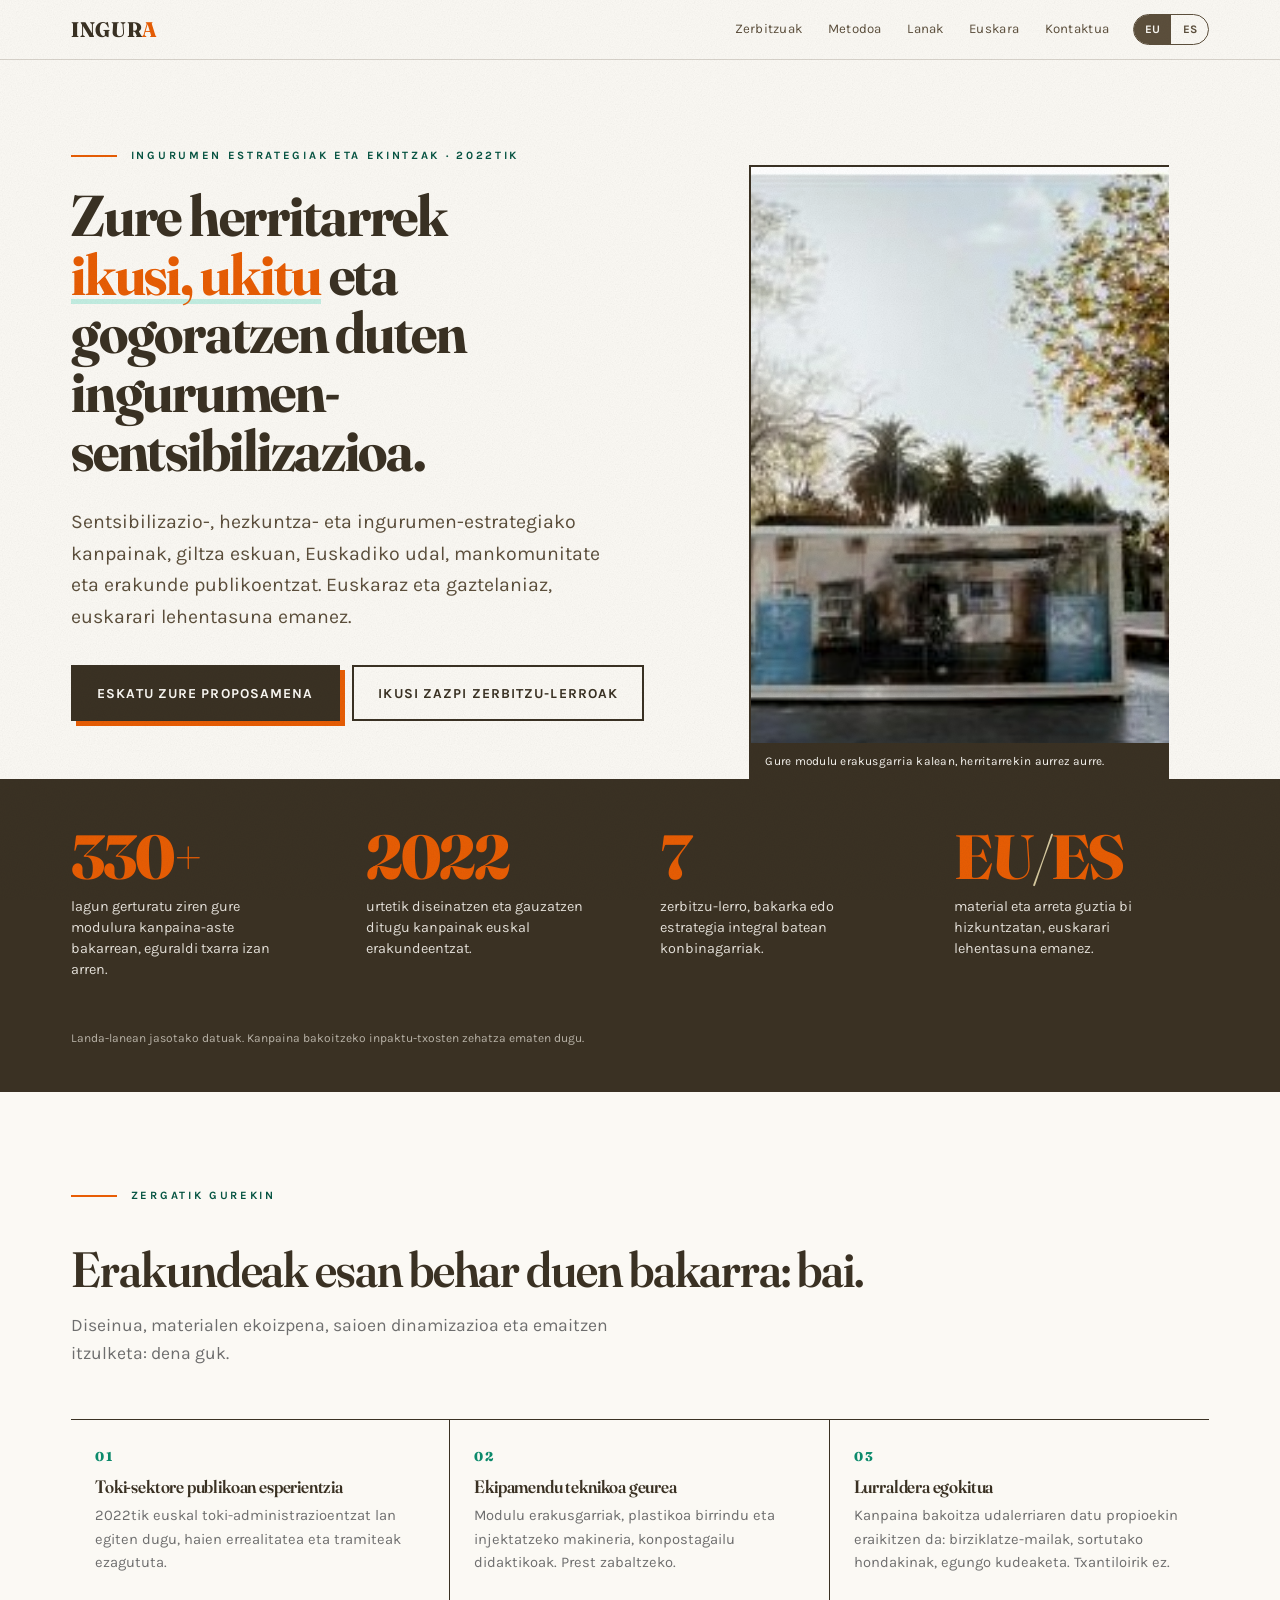
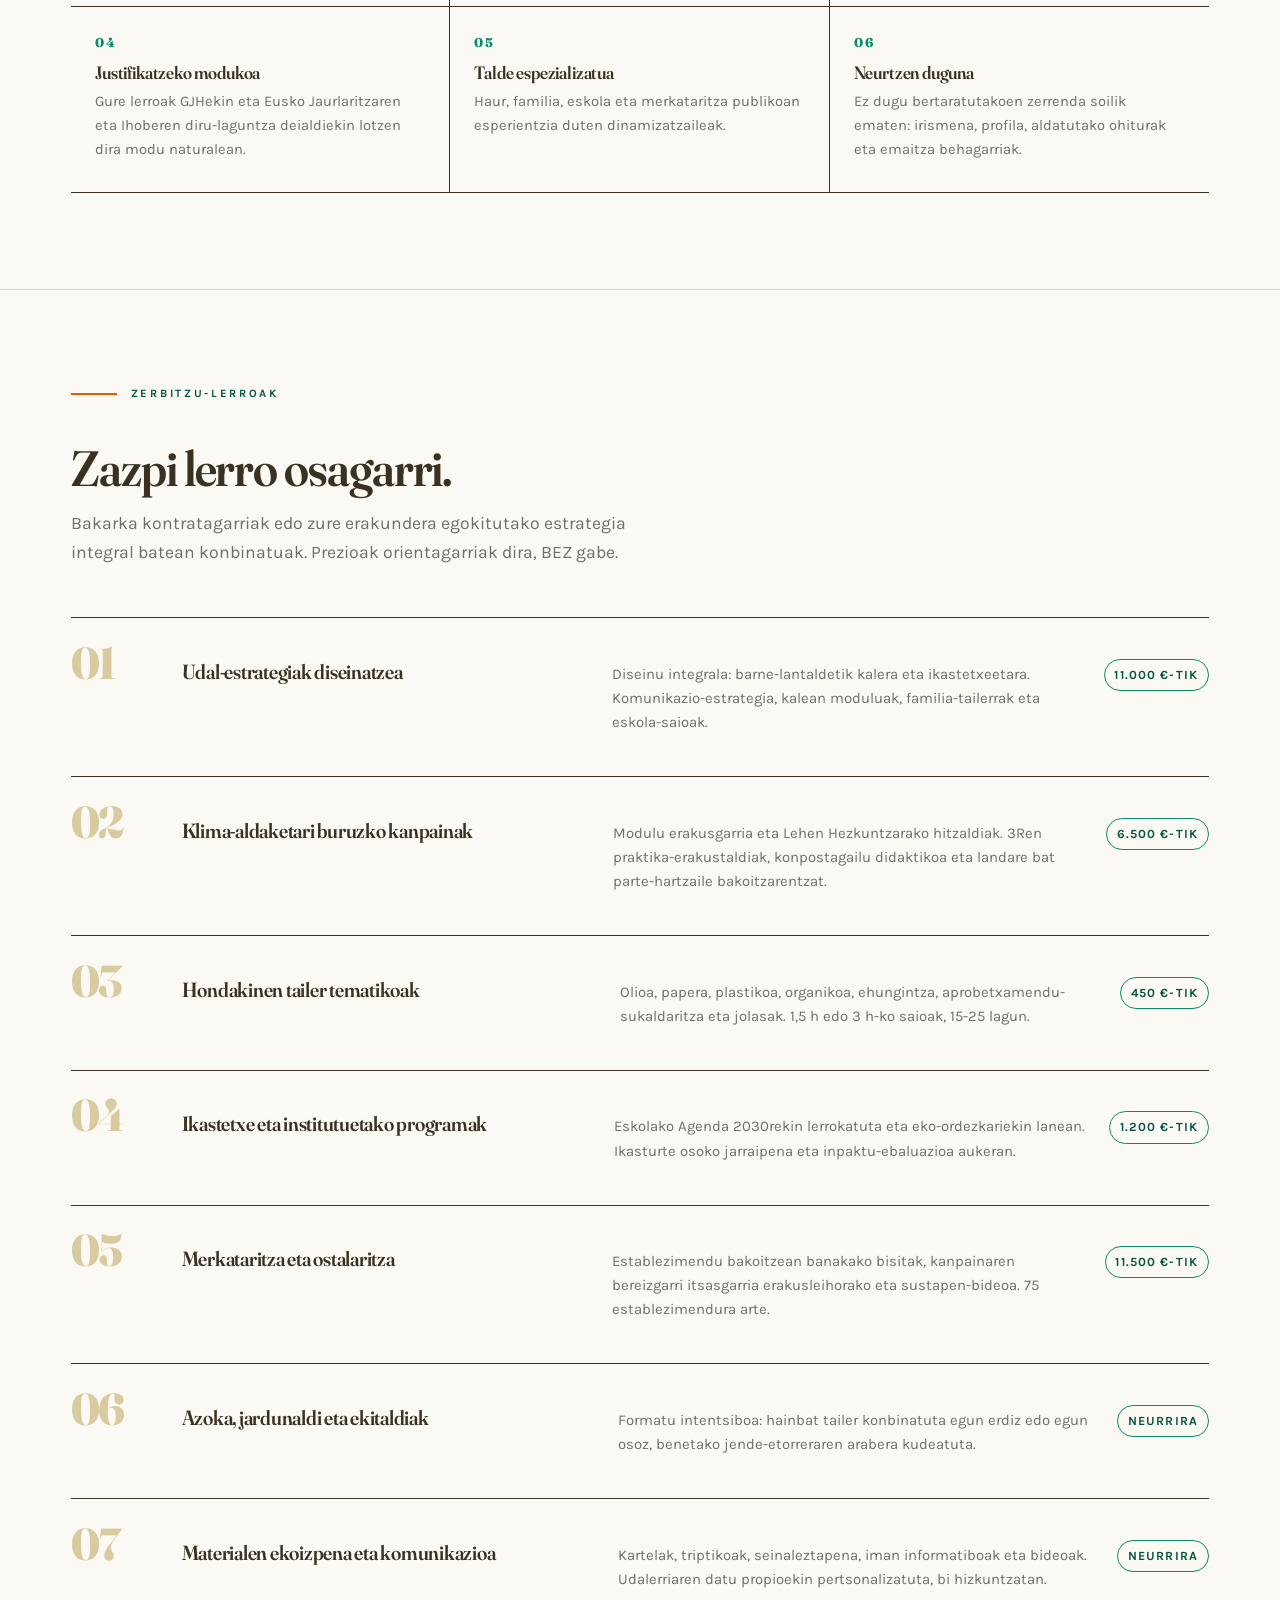
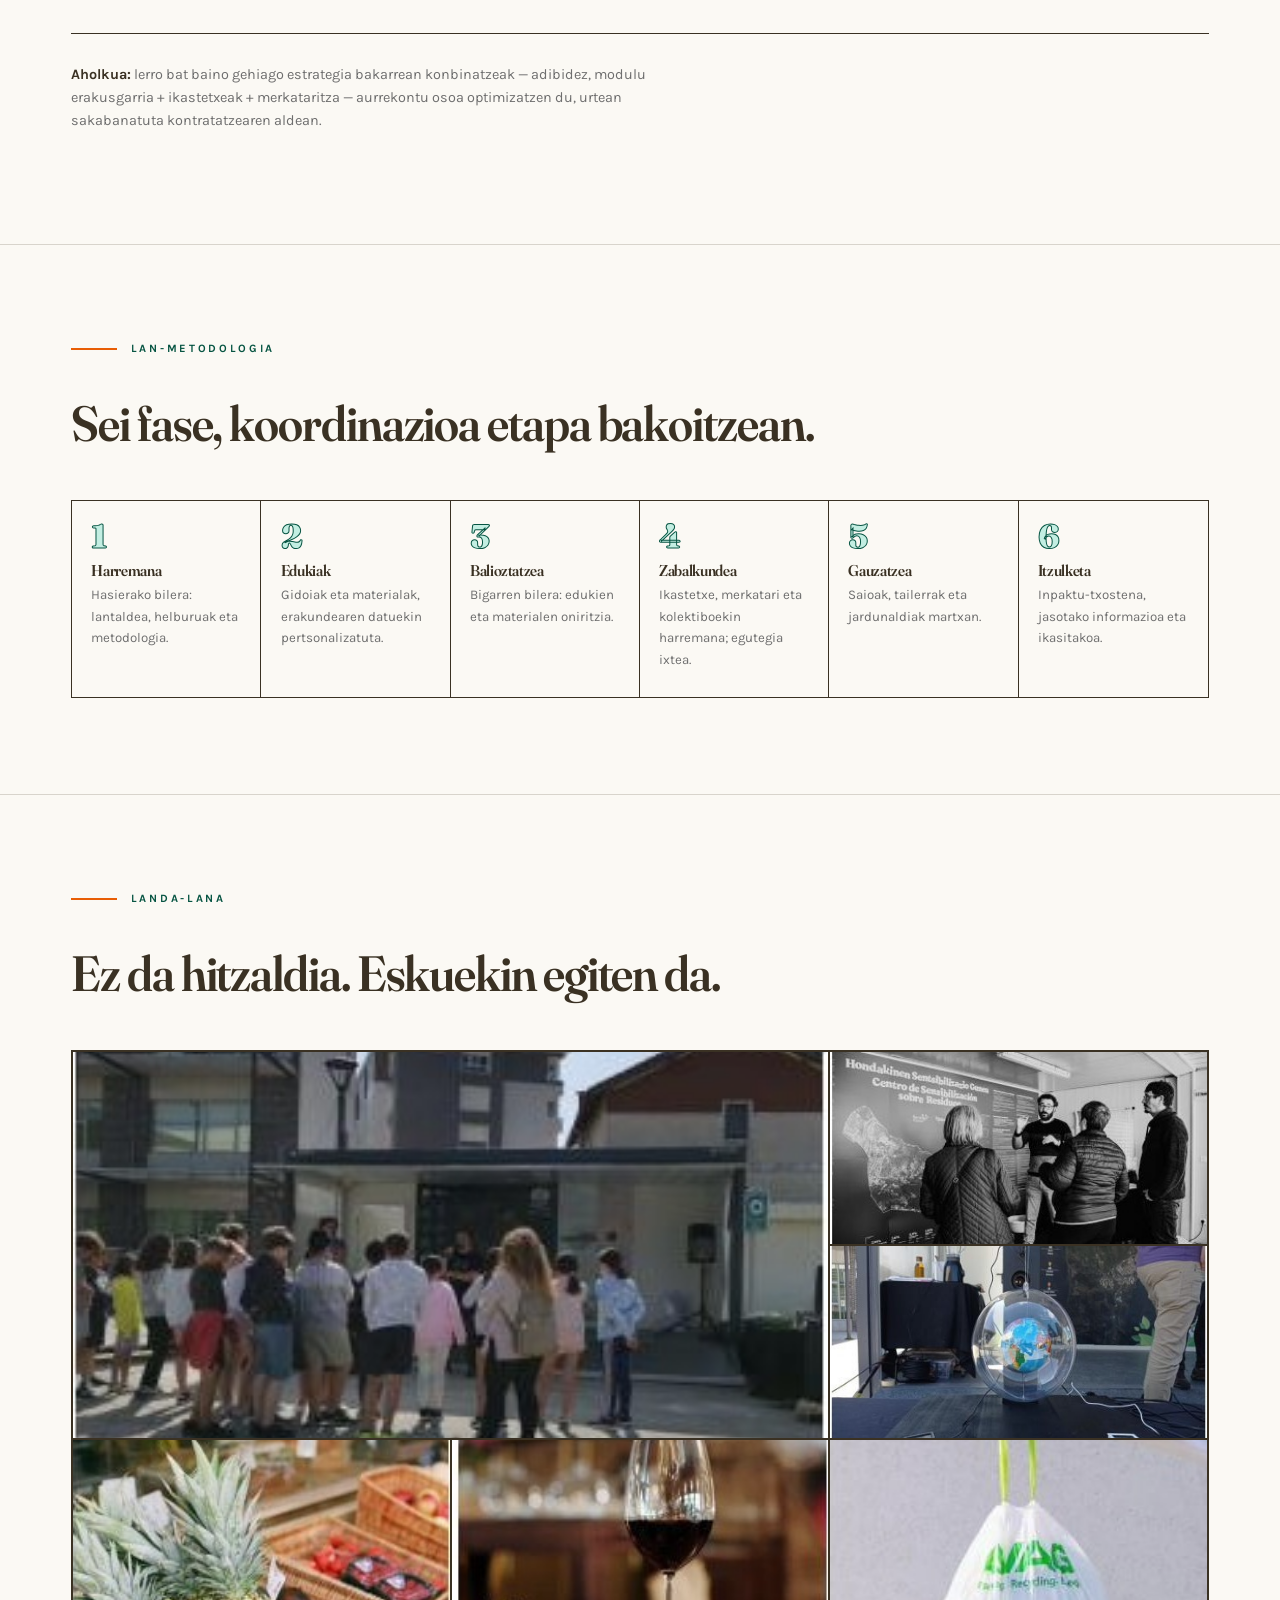
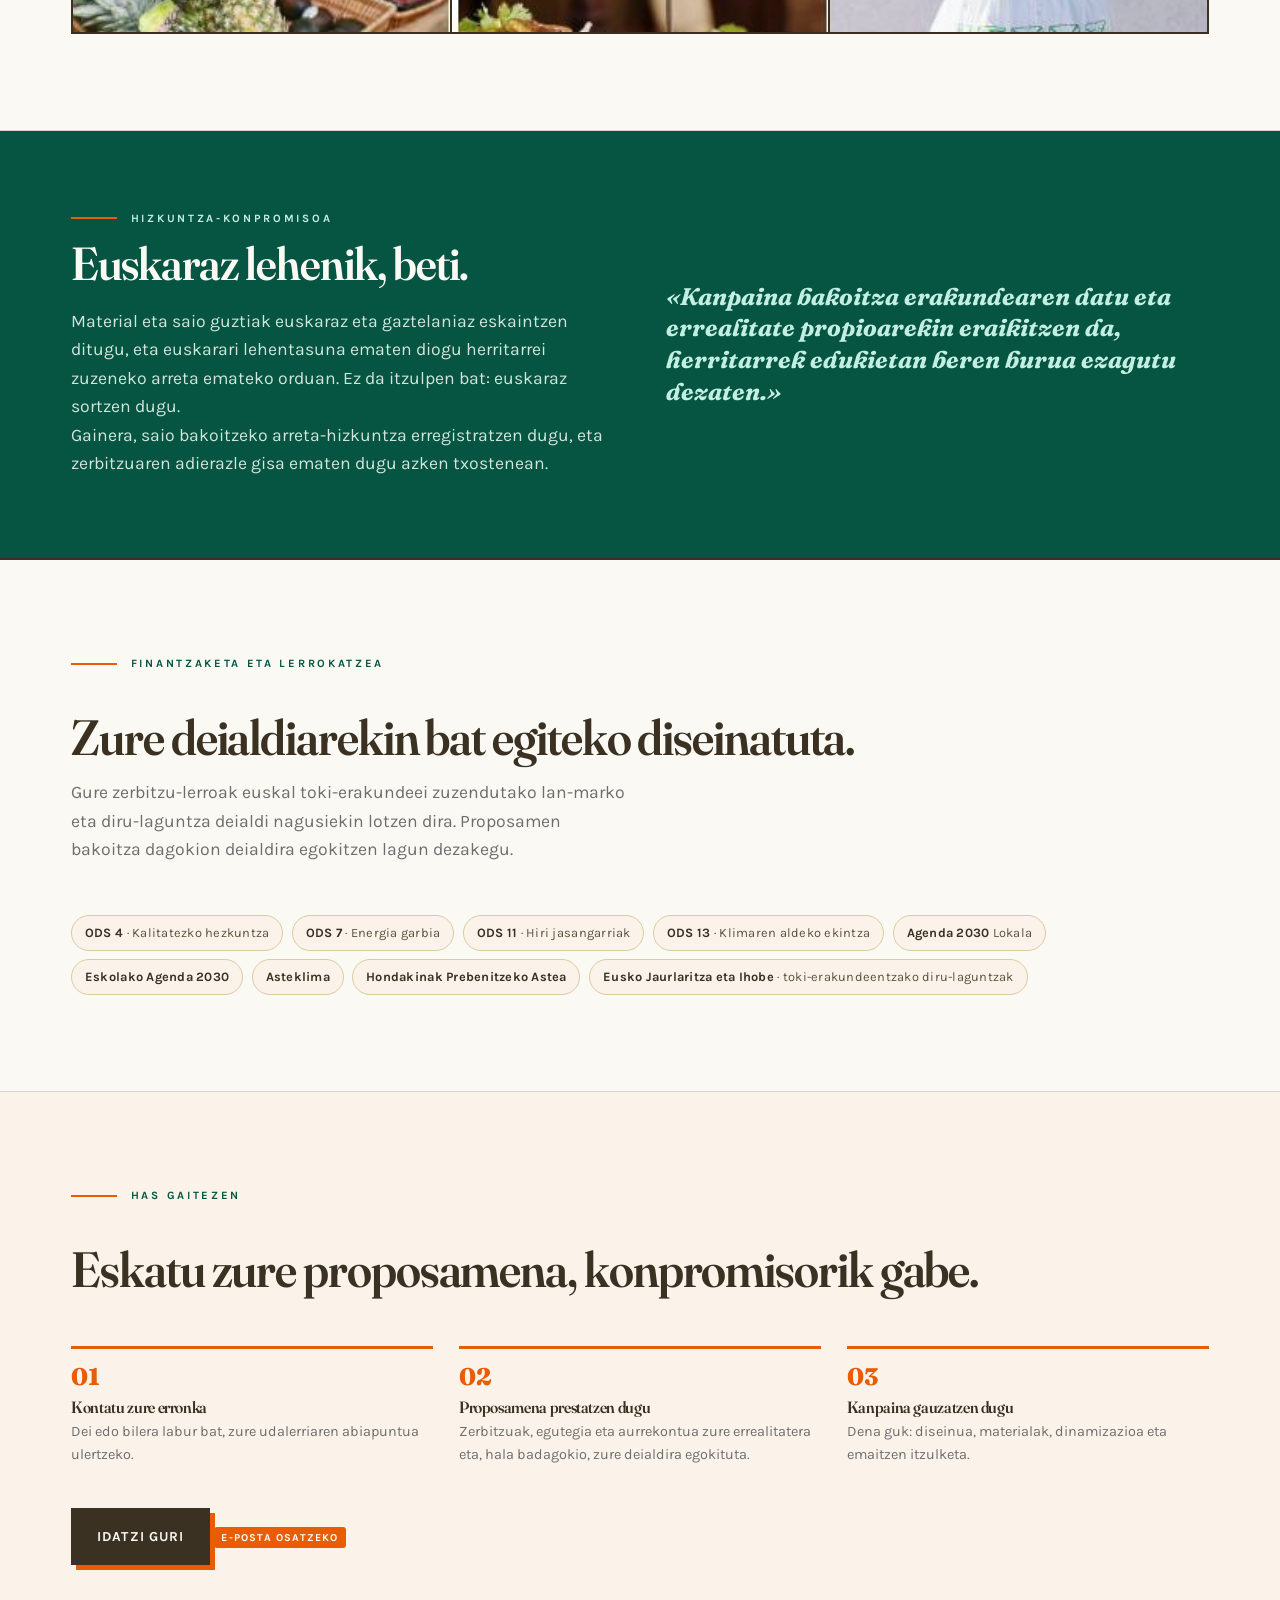
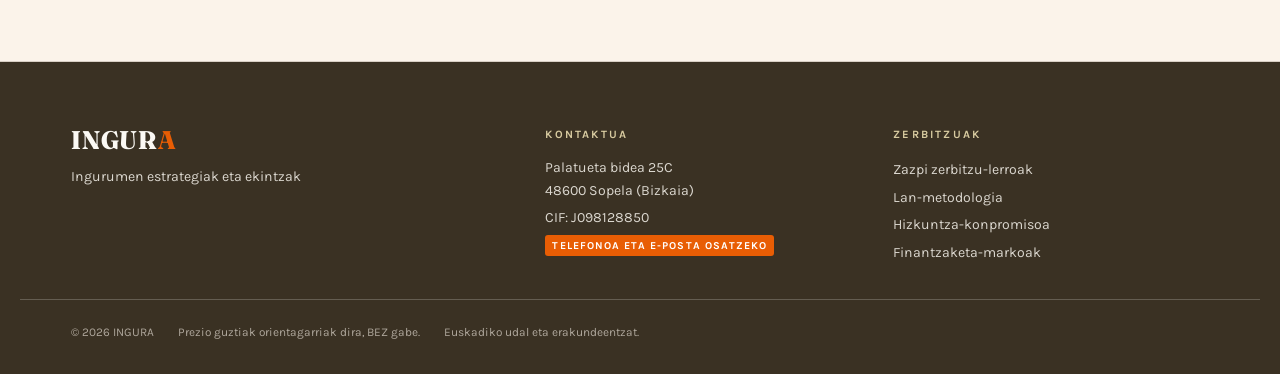
<file: web/index.html>
<!DOCTYPE html>
<html lang="eu" data-lang="eu">
<head>
<meta charset="utf-8">
<meta name="viewport" content="width=device-width, initial-scale=1">
<title>INGURA · Ingurumen estrategiak eta ekintzak</title>
<meta name="description" content="Ingurumen-sentsibilizazioko kanpainak euskal udal eta erakundeentzat. Campañas de sensibilización ambiental para ayuntamientos e instituciones vascas.">
<link rel="preconnect" href="https://fonts.googleapis.com">
<link rel="preconnect" href="https://fonts.gstatic.com" crossorigin>
<link href="https://fonts.googleapis.com/css2?family=Fraunces:ital,opsz,wght,SOFT@0,9..144,400..900,0..100;1,9..144,400..900,0..100&family=Karla:ital,wght@0,300..800;1,300..800&display=swap" rel="stylesheet">
<style>
  /* ============================================================
     INGURA · paleta extraída del catálogo de servicios
     ============================================================ */
  :root{
    --tierra:#5C4F3C;
    --tierra-900:#3A3123;
    --verde:#0B8A6B;
    --verde-900:#065442;
    --naranja:#E85D04;
    --crema:#FBF9F4;
    --arena:#FBF3EA;
    --arena-media:#D8CBA0;
    --menta:#C3EEE2;
    --carbon:#3A3A3A;
    --gris:#6E6E6E;

    --display:"Fraunces","Playfair Display",Georgia,"Times New Roman",serif;
    --body:"Karla","Helvetica Neue",Helvetica,sans-serif;

    --rule:1px solid color-mix(in srgb, var(--tierra) 22%, transparent);
    --maxw:1240px;
    --gutter:clamp(1.25rem,4vw,4rem);
  }

  *,*::before,*::after{box-sizing:border-box}
  html{-webkit-text-size-adjust:100%; scroll-behavior:smooth}
  body{
    margin:0;
    background:var(--crema);
    color:var(--carbon);
    font-family:var(--body);
    font-size:clamp(1rem,.55vw + .9rem,1.1rem);
    line-height:1.62;
    font-weight:400;
    overflow-x:hidden;
  }

  /* grano de papel */
  body::before{
    content:"";
    position:fixed; inset:0; z-index:9999; pointer-events:none;
    opacity:.32; mix-blend-mode:multiply;
    background-image:url("data:image/svg+xml,%3Csvg xmlns='http://www.w3.org/2000/svg' width='180' height='180'%3E%3Cfilter id='n'%3E%3CfeTurbulence type='fractalNoise' baseFrequency='.86' numOctaves='4' stitchTiles='stitch'/%3E%3CfeColorMatrix type='saturate' values='0'/%3E%3C/filter%3E%3Crect width='180' height='180' filter='url(%23n)' opacity='.42'/%3E%3C/svg%3E");
  }

  /* ---------- bilingüe: conmutación pura en CSS ---------- */
  html[data-lang="eu"] [data-l="es"]{display:none}
  html[data-lang="es"] [data-l="eu"]{display:none}

  /* ---------- tipografía ---------- */
  h1,h2,h3,h4{
    font-family:var(--display);
    font-weight:600;
    font-variation-settings:"SOFT" 28,"opsz" 100;
    line-height:1.02;
    letter-spacing:-.022em;
    color:var(--tierra-900);
    margin:0;
    text-wrap:balance;
  }
  p{margin:0 0 1.1em; max-width:64ch}
  a{color:inherit}

  .wrap{max-width:var(--maxw); margin-inline:auto; padding-inline:var(--gutter)}

  .eyebrow{
    font-family:var(--body);
    font-size:.7rem; font-weight:700;
    letter-spacing:.24em; text-transform:uppercase;
    color:var(--verde-900);
    display:flex; align-items:flex-start; gap:.85rem;
    line-height:1.5;
  }
  .eyebrow::before{
    content:""; width:clamp(18px,4vw,46px); height:2px;
    background:var(--naranja); flex:none; margin-top:.62em;
  }

  /* ============================================================
     CABECERA
     ============================================================ */
  header.top{
    position:sticky; top:0; z-index:50;
    background:color-mix(in srgb, var(--crema) 88%, transparent);
    backdrop-filter:blur(10px) saturate(1.4);
    border-bottom:var(--rule);
  }
  .top-in{
    max-width:var(--maxw); margin-inline:auto; padding:.85rem var(--gutter);
    display:flex; align-items:center; gap:1.5rem;
  }
  .brand{
    font-family:var(--display);
    font-variation-settings:"SOFT" 40,"opsz" 120;
    font-weight:800; font-size:1.32rem; letter-spacing:.03em;
    color:var(--tierra-900); text-decoration:none; line-height:1;
  }
  .brand span{color:var(--naranja)}
  nav.links{
    margin-left:auto; display:flex; gap:1.6rem;
    font-size:.83rem; letter-spacing:.02em;
  }
  nav.links a{
    text-decoration:none; color:var(--tierra); padding:.2rem 0;
    border-bottom:2px solid transparent; transition:border-color .25s, color .25s;
  }
  nav.links a:hover{color:var(--tierra-900); border-color:var(--naranja)}
  @media(max-width:860px){nav.links{display:none}}

  .lang{
    display:flex; border:1.5px solid var(--tierra); border-radius:999px;
    overflow:hidden; font-size:.72rem; font-weight:700; letter-spacing:.1em;
    flex:none;
  }
  .lang button{
    appearance:none; border:0; background:transparent; cursor:pointer;
    font:inherit; color:var(--tierra); padding:.34rem .7rem;
    transition:background .2s,color .2s;
  }
  .lang button[aria-pressed="true"]{background:var(--tierra); color:var(--crema)}

  /* ============================================================
     HERO
     ============================================================ */
  .hero{
    position:relative;
    border-bottom:2px solid var(--tierra-900);
    overflow:hidden;
  }
  .hero-grid{
    max-width:var(--maxw); margin-inline:auto;
    padding:clamp(2.6rem,7vw,5.5rem) var(--gutter) 0;
    display:grid; grid-template-columns:1.08fr .92fr;
    gap:clamp(1.5rem,4vw,3.5rem); align-items:end;
  }
  @media(max-width:900px){.hero-grid{grid-template-columns:1fr; padding-bottom:0}}

  .hero h1{
    font-size:clamp(2.15rem,4.5vw,3.85rem);
    font-weight:700;
    font-variation-settings:"SOFT" 20,"opsz" 144;
    margin:1.4rem 0 0;
    max-width:22ch;
  }
  .hero h1 em{
    font-style:normal; color:var(--naranja);
    position:relative; white-space:nowrap;
  }
  .hero h1 em::after{
    content:""; position:absolute; left:0; right:0; bottom:.09em; height:.1em;
    background:var(--menta); z-index:-1;
  }
  .hero .lede{
    font-size:clamp(1.02rem,.4vw + .95rem,1.22rem);
    color:var(--tierra); margin-top:1.6rem; max-width:46ch;
  }
  .hero-cta{display:flex; flex-wrap:wrap; gap:.8rem; margin:2rem 0 clamp(2rem,5vw,3.6rem)}

  .btn{
    display:inline-flex; align-items:center; gap:.6rem;
    font-family:var(--body); font-size:.86rem; font-weight:700;
    letter-spacing:.08em; text-transform:uppercase; text-decoration:none;
    padding:.95rem 1.5rem; border:2px solid var(--tierra-900);
    transition:transform .18s cubic-bezier(.2,.9,.3,1), box-shadow .18s, background .18s, color .18s;
  }
  .btn-solid{background:var(--tierra-900); color:var(--crema); box-shadow:5px 5px 0 var(--naranja)}
  .btn-solid:hover{transform:translate(-3px,-3px); box-shadow:8px 8px 0 var(--naranja)}
  .btn-ghost{background:transparent; color:var(--tierra-900)}
  .btn-ghost:hover{background:var(--menta)}

  .hero-photo{
    position:relative; align-self:stretch; min-height:min(58vh,460px);
    border-left:2px solid var(--tierra-900);
    border-top:2px solid var(--tierra-900);
    margin-bottom:-2px;
    overflow:hidden;
  }
  .hero-photo img{
    width:100%; height:100%; object-fit:cover; object-position:center 62%;
    display:block; filter:saturate(.92) contrast(1.04);
  }
  .hero-photo figcaption{
    position:absolute; left:0; bottom:0; right:0;
    background:var(--tierra-900); color:var(--crema);
    font-size:.74rem; letter-spacing:.02em; padding:.6rem .9rem;
  }
  @media(max-width:900px){
    .hero-photo{border-left:0; min-height:44vh; margin-inline:calc(-1 * var(--gutter)); border-top:2px solid var(--tierra-900)}
  }

  /* ============================================================
     CIFRAS
     ============================================================ */
  .figures{background:var(--tierra-900); color:var(--crema); border-bottom:2px solid var(--tierra-900)}
  .figures-in{
    max-width:var(--maxw); margin-inline:auto; padding:clamp(2rem,4vw,3rem) var(--gutter);
    display:grid; grid-template-columns:repeat(auto-fit,minmax(190px,1fr)); gap:2rem 2.5rem;
  }
  .fig .n{
    font-family:var(--display); font-weight:800;
    font-variation-settings:"SOFT" 10,"opsz" 144;
    font-size:clamp(2.6rem,5.5vw,3.9rem); line-height:.9;
    color:var(--naranja); display:block; letter-spacing:-.03em;
  }
  .fig p{
    margin:.75rem 0 0; font-size:.9rem; line-height:1.45;
    color:color-mix(in srgb, var(--crema) 84%, var(--tierra));
    max-width:26ch;
  }
  .figures .foot{
    max-width:var(--maxw); margin-inline:auto; padding:0 var(--gutter) 1.8rem;
    font-size:.75rem; color:color-mix(in srgb, var(--crema) 58%, var(--tierra));
  }

  /* ============================================================
     SECCIONES
     ============================================================ */
  section{padding:clamp(3.2rem,8vw,6rem) 0; border-bottom:var(--rule)}
  .sec-head{display:grid; grid-template-columns:1fr; gap:1rem; margin-bottom:clamp(2rem,4vw,3.2rem)}
  .sec-head h2{font-size:clamp(1.9rem,4.4vw,3.1rem); margin-top:.7rem}
  .sec-head .sub{color:var(--gris); max-width:56ch; margin:0}

  /* --- por qué / razones --- */
  /* 6 razones → 3×2 exacto, sin celdas huérfanas */
  .reasons{
    display:grid; grid-template-columns:repeat(3,1fr);
    gap:0; border-top:1px solid var(--tierra-900);
  }
  @media(max-width:900px){.reasons{grid-template-columns:repeat(2,1fr)}}
  @media(max-width:600px){.reasons{grid-template-columns:1fr}}
  .reason{
    padding:1.6rem 1.5rem 1.9rem;
    border-bottom:1px solid var(--tierra-900);
    border-right:1px solid var(--tierra-900);
    position:relative; background:transparent;
    transition:background .3s;
  }
  .reason:hover{background:var(--arena)}
  .reasons .reason:nth-child(3n){border-right:0}
  .reason .k{
    font-family:var(--display); font-weight:800; font-size:.8rem;
    letter-spacing:.16em; color:var(--verde); display:block; margin-bottom:.7rem;
  }
  .reason h3{font-size:1.12rem; letter-spacing:-.01em; margin-bottom:.5rem}
  .reason p{font-size:.92rem; color:var(--gris); margin:0}
  @media(max-width:640px){.reason{border-right:0}}

  /* --- líneas de servicio --- */
  .lines{border-top:1px solid var(--tierra-900)}
  .line{
    display:grid; grid-template-columns:5.5rem 1fr minmax(0,1.15fr) auto;
    gap:1.4rem; align-items:baseline;
    padding:1.6rem 0; border-bottom:1px solid var(--tierra-900);
    position:relative; transition:padding-left .3s ease, background .3s;
  }
  .line:hover{background:var(--arena); padding-left:1rem}
  .line .num{
    font-family:var(--display); font-weight:800;
    font-variation-settings:"SOFT" 0,"opsz" 144;
    font-size:clamp(2rem,4vw,2.8rem); line-height:.85;
    color:var(--arena-media); letter-spacing:-.04em;
    transition:color .3s;
  }
  .line:hover .num{color:var(--naranja)}
  .line h3{font-size:clamp(1.08rem,1.6vw,1.32rem); letter-spacing:-.012em}
  .line .desc{font-size:.93rem; color:var(--gris)}
  .line .price{
    font-family:var(--body); font-size:.78rem; font-weight:700;
    letter-spacing:.09em; text-transform:uppercase; white-space:nowrap;
    color:var(--verde-900); border:1.5px solid var(--verde);
    padding:.32rem .62rem; border-radius:999px;
  }
  @media(max-width:820px){
    .line{grid-template-columns:3.4rem 1fr; gap:.5rem 1rem}
    .line .num{grid-row:span 2; font-size:2rem}
    .line .price{grid-column:2; justify-self:start; margin-top:.5rem}
  }

  /* --- método --- */
  .method{
    display:grid; grid-template-columns:repeat(auto-fit,minmax(165px,1fr));
    gap:0; border:1px solid var(--tierra-900);
  }
  .step{
    padding:1.4rem 1.2rem 1.7rem;
    border-right:1px solid var(--tierra-900);
    position:relative;
  }
  .step:last-child{border-right:0}
  .step .s{
    font-family:var(--display); font-weight:800; font-size:2.1rem; line-height:.8;
    color:var(--menta); display:block; margin-bottom:.8rem;
    -webkit-text-stroke:1px var(--verde-900);
  }
  .step h4{font-size:.98rem; margin-bottom:.35rem}
  .step p{font-size:.83rem; color:var(--gris); margin:0}
  @media(max-width:900px){
    .step{border-right:0; border-bottom:1px solid var(--tierra-900)}
    .step:last-child{border-bottom:0}
  }

  /* --- galería --- */
  /* 6 fotos: la primera 2×2 + 5 sencillas = 3×3 exacto */
  .gallery{
    display:grid; gap:2px;
    grid-template-columns:repeat(3,1fr);
    grid-auto-rows:clamp(130px,15vw,205px);
    background:var(--tierra-900); border:2px solid var(--tierra-900);
  }
  .gallery figure{margin:0; overflow:hidden; position:relative}
  .gallery img{width:100%; height:100%; object-fit:cover; display:block; transition:transform .7s cubic-bezier(.2,.8,.2,1), filter .5s; filter:saturate(.88)}
  .gallery figure:hover img{transform:scale(1.055); filter:saturate(1.05)}
  .gallery .tall{grid-row:span 2}
  .gallery .wide{grid-column:span 2}
  .gallery figcaption{
    position:absolute; inset:auto 0 0 0; padding:.55rem .8rem;
    font-size:.72rem; color:#fff; line-height:1.3;
    background:linear-gradient(to top, rgba(58,49,35,.92), rgba(58,49,35,0));
    opacity:0; transform:translateY(6px); transition:opacity .35s, transform .35s;
  }
  .gallery figure:hover figcaption{opacity:1; transform:none}
  @media(max-width:760px){
    .gallery{grid-template-columns:repeat(2,1fr)}
    .gallery .wide{grid-column:span 2}
    .gallery .tall{grid-row:span 1}
  }

  /* --- euskera / bloque destacado --- */
  .pledge{background:var(--verde-900); color:var(--crema); border-bottom:2px solid var(--tierra-900)}
  .pledge-in{
    max-width:var(--maxw); margin-inline:auto; padding:clamp(3rem,7vw,5rem) var(--gutter);
    display:grid; grid-template-columns:1fr 1fr; gap:clamp(1.5rem,4vw,4rem); align-items:center;
  }
  @media(max-width:840px){.pledge-in{grid-template-columns:1fr}}
  .pledge h2{color:var(--crema); font-size:clamp(1.8rem,4.2vw,2.9rem)}
  .pledge p{color:color-mix(in srgb, var(--crema) 82%, var(--verde)); margin-bottom:0}
  .pledge .big{
    font-family:var(--display); font-weight:700; font-style:italic;
    font-size:clamp(1.15rem,2vw,1.5rem); line-height:1.32;
    color:var(--menta); max-width:34ch; margin:0;
  }

  /* --- marcos institucionales --- */
  .tags{display:flex; flex-wrap:wrap; gap:.55rem; padding:0; margin:0; list-style:none}
  .tags li{
    font-size:.8rem; letter-spacing:.02em;
    border:1px solid var(--arena-media); background:var(--arena);
    padding:.4rem .8rem; border-radius:999px; color:var(--tierra);
  }
  .tags li strong{color:var(--tierra-900); font-weight:700}

  /* --- CTA final --- */
  .final{background:var(--arena)}
  .steps3{
    display:grid; grid-template-columns:repeat(auto-fit,minmax(220px,1fr));
    gap:1.6rem; margin:2.4rem 0 2.6rem;
  }
  .steps3 > div{border-top:3px solid var(--naranja); padding-top:1rem}
  .steps3 b{
    font-family:var(--display); font-size:1.5rem; font-weight:800;
    color:var(--naranja); display:block; line-height:1;
  }
  .steps3 h4{margin:.6rem 0 .3rem; font-size:1.02rem}
  .steps3 p{font-size:.9rem; color:var(--gris); margin:0}

  /* --- pie --- */
  footer{background:var(--tierra-900); color:var(--crema); padding:clamp(2.6rem,6vw,4rem) 0 2rem}
  .foot-grid{
    max-width:var(--maxw); margin-inline:auto; padding-inline:var(--gutter);
    display:grid; grid-template-columns:1.4fr 1fr 1fr; gap:2rem;
    border-bottom:1px solid color-mix(in srgb, var(--crema) 22%, transparent);
    padding-bottom:2rem;
  }
  @media(max-width:760px){.foot-grid{grid-template-columns:1fr}}
  footer .brand{color:var(--crema); font-size:1.6rem}
  footer h5{
    font-family:var(--body); font-size:.7rem; font-weight:700; letter-spacing:.2em;
    text-transform:uppercase; color:var(--arena-media); margin:0 0 .8rem;
  }
  footer p,footer a{font-size:.88rem; color:color-mix(in srgb, var(--crema) 80%, var(--tierra))}
  footer a{text-decoration:none; display:block; padding:.15rem 0}
  footer a:hover{color:var(--naranja)}
  .legal{
    max-width:var(--maxw); margin:1.4rem auto 0; padding-inline:var(--gutter);
    font-size:.74rem; color:color-mix(in srgb, var(--crema) 52%, var(--tierra));
    display:flex; flex-wrap:wrap; gap:.4rem 1.5rem;
  }
  .pending{
    display:inline-block; background:var(--naranja); color:#fff;
    font-size:.66rem; font-weight:700; letter-spacing:.1em; text-transform:uppercase;
    padding:.12rem .45rem; border-radius:3px; vertical-align:.08em;
  }

  /* --- entrada escalonada --- */
  @media (prefers-reduced-motion:no-preference){
    .rise{animation:rise .9s cubic-bezier(.16,.84,.24,1) both}
    @keyframes rise{from{opacity:0; transform:translateY(22px)} to{opacity:1; transform:none}}
    .d1{animation-delay:.06s}.d2{animation-delay:.14s}.d3{animation-delay:.22s}
    .d4{animation-delay:.3s}.d5{animation-delay:.4s}
  }
</style>
</head>
<body>

<header class="top">
  <div class="top-in">
    <a class="brand" href="#">INGUR<span>A</span></a>
    <nav class="links">
      <a href="#zerbitzuak"><span data-l="eu">Zerbitzuak</span><span data-l="es">Servicios</span></a>
      <a href="#metodoa"><span data-l="eu">Metodoa</span><span data-l="es">Método</span></a>
      <a href="#lanak"><span data-l="eu">Lanak</span><span data-l="es">Trabajo de campo</span></a>
      <a href="#euskara"><span data-l="eu">Euskara</span><span data-l="es">Euskera</span></a>
      <a href="#kontaktua"><span data-l="eu">Kontaktua</span><span data-l="es">Contacto</span></a>
    </nav>
    <div class="lang" role="group" aria-label="Hizkuntza / Idioma">
      <button type="button" data-set="eu" aria-pressed="true">EU</button>
      <button type="button" data-set="es" aria-pressed="false">ES</button>
    </div>
  </div>
</header>

<!-- ================= HERO ================= -->
<div class="hero">
  <div class="hero-grid">
    <div>
      <p class="eyebrow rise d1">
        <span data-l="eu">Ingurumen estrategiak eta ekintzak · 2022tik</span>
        <span data-l="es">Estrategia y acción medioambiental · desde 2022</span>
      </p>

      <h1 class="rise d2">
        <span data-l="eu">Zure herritarrek <em>ikusi, ukitu</em> eta gogoratzen duten ingurumen-sentsibilizazioa.</span>
        <span data-l="es">Sensibilización ambiental que su ciudadanía <em>ve, toca</em> y recuerda.</span>
      </h1>

      <p class="lede rise d3">
        <span data-l="eu">Sentsibilizazio-, hezkuntza- eta ingurumen-estrategiako kanpainak, giltza eskuan, Euskadiko udal, mankomunitate eta erakunde publikoentzat. Euskaraz eta gaztelaniaz, euskarari lehentasuna emanez.</span>
        <span data-l="es">Campañas de sensibilización, educación y estrategia ambiental llave en mano para ayuntamientos, mancomunidades e instituciones públicas de Euskadi. En euskera y castellano, priorizando el euskera.</span>
      </p>

      <div class="hero-cta rise d4">
        <a class="btn btn-solid" href="#kontaktua">
          <span data-l="eu">Eskatu zure proposamena</span>
          <span data-l="es">Solicite su propuesta</span>
        </a>
        <a class="btn btn-ghost" href="#zerbitzuak">
          <span data-l="eu">Ikusi zazpi zerbitzu-lerroak</span>
          <span data-l="es">Ver las siete líneas</span>
        </a>
      </div>
    </div>

    <figure class="hero-photo rise d3">
      <img src="img/modulo-calle.jpg" alt="Módulo expositivo de INGURA instalado en una plaza pública">
      <figcaption>
        <span data-l="eu">Gure modulu erakusgarria kalean, herritarrekin aurrez aurre.</span>
        <span data-l="es">Nuestro módulo expositivo en la calle, a pie de acera.</span>
      </figcaption>
    </figure>
  </div>
</div>

<!-- ================= CIFRAS ================= -->
<div class="figures">
  <div class="figures-in">
    <div class="fig">
      <span class="n">330+</span>
      <p><span data-l="eu">lagun gerturatu ziren gure modulura kanpaina-aste bakarrean, eguraldi txarra izan arren.</span>
         <span data-l="es">personas se acercaron a nuestro módulo en una sola semana de campaña, a pesar del mal tiempo.</span></p>
    </div>
    <div class="fig">
      <span class="n">2022</span>
      <p><span data-l="eu">urtetik diseinatzen eta gauzatzen ditugu kanpainak euskal erakundeentzat.</span>
         <span data-l="es">es el año desde el que diseñamos y ejecutamos campañas para instituciones vascas.</span></p>
    </div>
    <div class="fig">
      <span class="n">7</span>
      <p><span data-l="eu">zerbitzu-lerro, bakarka edo estrategia integral batean konbinagarriak.</span>
         <span data-l="es">líneas de servicio, contratables por separado o combinadas en una estrategia integral.</span></p>
    </div>
    <div class="fig">
      <span class="n">EU<span style="color:var(--arena-media)">/</span>ES</span>
      <p><span data-l="eu">material eta arreta guztia bi hizkuntzatan, euskarari lehentasuna emanez.</span>
         <span data-l="es">todos los materiales y la atención directa, con prioridad al euskera.</span></p>
    </div>
  </div>
  <p class="foot">
    <span data-l="eu">Landa-lanean jasotako datuak. Kanpaina bakoitzeko inpaktu-txosten zehatza ematen dugu.</span>
    <span data-l="es">Datos recogidos en trabajo de campo. En cada campaña entregamos un informe de impacto detallado.</span>
  </p>
</div>

<!-- ================= POR QUÉ ================= -->
<section id="zergatik">
  <div class="wrap">
    <div class="sec-head">
      <p class="eyebrow"><span data-l="eu">Zergatik gurekin</span><span data-l="es">Por qué con nosotros</span></p>
      <h2><span data-l="eu">Erakundeak esan behar duen bakarra: bai.</span>
          <span data-l="es">Lo único que la institución tiene que decir: sí.</span></h2>
      <p class="sub"><span data-l="eu">Diseinua, materialen ekoizpena, saioen dinamizazioa eta emaitzen itzulketa: dena guk.</span>
         <span data-l="es">Diseño, producción de materiales, dinamización de las sesiones y devolución de resultados: nos encargamos de todo.</span></p>
    </div>

    <div class="reasons">
      <div class="reason">
        <span class="k">01</span>
        <h3><span data-l="eu">Toki-sektore publikoan esperientzia</span><span data-l="es">Experiencia con el sector público local</span></h3>
        <p><span data-l="eu">2022tik euskal toki-administrazioentzat lan egiten dugu, haien errealitatea eta tramiteak ezagututa.</span>
           <span data-l="es">Trabajamos para administraciones locales vascas desde 2022, conociendo su realidad y sus trámites.</span></p>
      </div>
      <div class="reason">
        <span class="k">02</span>
        <h3><span data-l="eu">Ekipamendu teknikoa geurea</span><span data-l="es">Equipamiento técnico propio</span></h3>
        <p><span data-l="eu">Modulu erakusgarriak, plastikoa birrindu eta injektatzeko makineria, konpostagailu didaktikoak. Prest zabaltzeko.</span>
           <span data-l="es">Módulos expositivos, maquinaria de trituración e inyección de plástico, compostadoras didácticas. Listos para desplegar.</span></p>
      </div>
      <div class="reason">
        <span class="k">03</span>
        <h3><span data-l="eu">Lurraldera egokitua</span><span data-l="es">Adaptado al territorio</span></h3>
        <p><span data-l="eu">Kanpaina bakoitza udalerriaren datu propioekin eraikitzen da: birziklatze-mailak, sortutako hondakinak, egungo kudeaketa. Txantiloirik ez.</span>
           <span data-l="es">Cada campaña se construye con los datos del propio municipio: niveles de reciclaje, residuos generados, gestión actual. Nada de plantillas.</span></p>
      </div>
      <div class="reason">
        <span class="k">04</span>
        <h3><span data-l="eu">Justifikatzeko modukoa</span><span data-l="es">Justificable ante quien decide</span></h3>
        <p><span data-l="eu">Gure lerroak GJHekin eta Eusko Jaurlaritzaren eta Ihoberen diru-laguntza deialdiekin lotzen dira modu naturalean.</span>
           <span data-l="es">Nuestras líneas conectan con los ODS y con las convocatorias de subvención del Gobierno Vasco e Ihobe, facilitando la justificación técnica.</span></p>
      </div>
      <div class="reason">
        <span class="k">05</span>
        <h3><span data-l="eu">Talde espezializatua</span><span data-l="es">Equipo especializado</span></h3>
        <p><span data-l="eu">Haur, familia, eskola eta merkataritza publikoan esperientzia duten dinamizatzaileak.</span>
           <span data-l="es">Dinamizadores y dinamizadoras con experiencia en público infantil, familiar, escolar y comercial.</span></p>
      </div>
      <div class="reason">
        <span class="k">06</span>
        <h3><span data-l="eu">Neurtzen duguna</span><span data-l="es">Medimos lo que hacemos</span></h3>
        <p><span data-l="eu">Ez dugu bertaratutakoen zerrenda soilik ematen: irismena, profila, aldatutako ohiturak eta emaitza behagarriak.</span>
           <span data-l="es">No entregamos un recuento de asistentes: alcance, perfil, cambio declarado de hábitos y resultado observable.</span></p>
      </div>
    </div>
  </div>
</section>

<!-- ================= LÍNEAS DE SERVICIO ================= -->
<section id="zerbitzuak">
  <div class="wrap">
    <div class="sec-head">
      <p class="eyebrow"><span data-l="eu">Zerbitzu-lerroak</span><span data-l="es">Líneas de servicio</span></p>
      <h2><span data-l="eu">Zazpi lerro osagarri.</span><span data-l="es">Siete líneas complementarias.</span></h2>
      <p class="sub"><span data-l="eu">Bakarka kontratagarriak edo zure erakundera egokitutako estrategia integral batean konbinatuak. Prezioak orientagarriak dira, BEZ gabe.</span>
         <span data-l="es">Contratables por separado o combinadas en una estrategia integral adaptada a su institución. Precios orientativos, sin IVA.</span></p>
    </div>

    <div class="lines">
      <article class="line">
        <span class="num">01</span>
        <h3><span data-l="eu">Udal-estrategiak diseinatzea</span><span data-l="es">Estrategias municipales de concienciación</span></h3>
        <p class="desc"><span data-l="eu">Diseinu integrala: barne-lantaldetik kalera eta ikastetxeetara. Komunikazio-estrategia, kalean moduluak, familia-tailerrak eta eskola-saioak.</span>
           <span data-l="es">Diseño integral: del grupo de trabajo interno a la calle y a los centros educativos. Estrategia de comunicación, módulo en la calle, talleres familiares y sesiones escolares.</span></p>
        <span class="price"><span data-l="eu">11.000 €-tik</span><span data-l="es">Desde 11.000 €</span></span>
      </article>

      <article class="line">
        <span class="num">02</span>
        <h3><span data-l="eu">Klima-aldaketari buruzko kanpainak</span><span data-l="es">Campañas sobre cambio climático</span></h3>
        <p class="desc"><span data-l="eu">Modulu erakusgarria eta Lehen Hezkuntzarako hitzaldiak. 3Ren praktika-erakustaldiak, konpostagailu didaktikoa eta landare bat parte-hartzaile bakoitzarentzat.</span>
           <span data-l="es">Módulo expositivo y charlas para Primaria. Demostraciones prácticas de las 3R, compostadora didáctica y una plántula para cada participante.</span></p>
        <span class="price"><span data-l="eu">6.500 €-tik</span><span data-l="es">Desde 6.500 €</span></span>
      </article>

      <article class="line">
        <span class="num">03</span>
        <h3><span data-l="eu">Hondakinen tailer tematikoak</span><span data-l="es">Talleres temáticos de residuos</span></h3>
        <p class="desc"><span data-l="eu">Olioa, papera, plastikoa, organikoa, ehungintza, aprobetxamendu-sukaldaritza eta jolasak. 1,5 h edo 3 h-ko saioak, 15-25 lagun.</span>
           <span data-l="es">Aceite, papel, plástico, orgánico, textil, cocina de aprovechamiento y juegos. Sesiones de 1,5 h o 3 h, para 15–25 personas.</span></p>
        <span class="price"><span data-l="eu">450 €-tik</span><span data-l="es">Desde 450 €</span></span>
      </article>

      <article class="line">
        <span class="num">04</span>
        <h3><span data-l="eu">Ikastetxe eta institutuetako programak</span><span data-l="es">Programas educativos en centros e institutos</span></h3>
        <p class="desc"><span data-l="eu">Eskolako Agenda 2030rekin lerrokatuta eta eko-ordezkariekin lanean. Ikasturte osoko jarraipena eta inpaktu-ebaluazioa aukeran.</span>
           <span data-l="es">Alineados con la Agenda Escolar 2030 y con la figura de los eco-delegados. Con opción de seguimiento durante el curso y evaluación de impacto.</span></p>
        <span class="price"><span data-l="eu">1.200 €-tik</span><span data-l="es">Desde 1.200 €</span></span>
      </article>

      <article class="line">
        <span class="num">05</span>
        <h3><span data-l="eu">Merkataritza eta ostalaritza</span><span data-l="es">Comercio y hostelería</span></h3>
        <p class="desc"><span data-l="eu">Establezimendu bakoitzean banakako bisitak, kanpainaren bereizgarri itsasgarria erakusleihorako eta sustapen-bideoa. 75 establezimendura arte.</span>
           <span data-l="es">Visitas individuales a cada establecimiento, distintivo de campaña para el escaparate y vídeo promocional. Hasta 75 establecimientos.</span></p>
        <span class="price"><span data-l="eu">11.500 €-tik</span><span data-l="es">Desde 11.500 €</span></span>
      </article>

      <article class="line">
        <span class="num">06</span>
        <h3><span data-l="eu">Azoka, jardunaldi eta ekitaldiak</span><span data-l="es">Ferias, jornadas y eventos</span></h3>
        <p class="desc"><span data-l="eu">Formatu intentsiboa: hainbat tailer konbinatuta egun erdiz edo egun osoz, benetako jende-etorreraren arabera kudeatuta.</span>
           <span data-l="es">Formato intensivo: varios talleres combinados en media jornada o jornada completa, gestionados según la afluencia real.</span></p>
        <span class="price"><span data-l="eu">Neurrira</span><span data-l="es">A medida</span></span>
      </article>

      <article class="line">
        <span class="num">07</span>
        <h3><span data-l="eu">Materialen ekoizpena eta komunikazioa</span><span data-l="es">Producción de materiales y comunicación</span></h3>
        <p class="desc"><span data-l="eu">Kartelak, triptikoak, seinaleztapena, iman informatiboak eta bideoak. Udalerriaren datu propioekin pertsonalizatuta, bi hizkuntzatan.</span>
           <span data-l="es">Cartelería, trípticos, señalética, imanes informativos y vídeos. Personalizados con los datos del municipio, en las dos lenguas.</span></p>
        <span class="price"><span data-l="eu">Neurrira</span><span data-l="es">A medida</span></span>
      </article>
    </div>

    <p style="margin-top:1.8rem; font-size:.9rem; color:var(--gris)">
      <span data-l="eu"><strong style="color:var(--tierra-900)">Aholkua:</strong> lerro bat baino gehiago estrategia bakarrean konbinatzeak — adibidez, modulu erakusgarria + ikastetxeak + merkataritza — aurrekontu osoa optimizatzen du, urtean sakabanatuta kontratatzearen aldean.</span>
      <span data-l="es"><strong style="color:var(--tierra-900)">Consejo:</strong> combinar varias líneas en una misma estrategia —por ejemplo, módulo expositivo + centros escolares + comercio local— optimiza el presupuesto conjunto frente a contratarlas por separado en momentos distintos del año.</span>
    </p>
  </div>
</section>

<!-- ================= MÉTODO ================= -->
<section id="metodoa">
  <div class="wrap">
    <div class="sec-head">
      <p class="eyebrow"><span data-l="eu">Lan-metodologia</span><span data-l="es">Metodología de trabajo</span></p>
      <h2><span data-l="eu">Sei fase, koordinazioa etapa bakoitzean.</span><span data-l="es">Seis fases, coordinación en cada etapa.</span></h2>
    </div>

    <div class="method">
      <div class="step"><span class="s">1</span>
        <h4><span data-l="eu">Harremana</span><span data-l="es">Toma de contacto</span></h4>
        <p><span data-l="eu">Hasierako bilera: lantaldea, helburuak eta metodologia.</span><span data-l="es">Reunión inicial: equipo, objetivos y metodología.</span></p></div>
      <div class="step"><span class="s">2</span>
        <h4><span data-l="eu">Edukiak</span><span data-l="es">Contenidos</span></h4>
        <p><span data-l="eu">Gidoiak eta materialak, erakundearen datuekin pertsonalizatuta.</span><span data-l="es">Guiones y materiales, personalizados con los datos de la institución.</span></p></div>
      <div class="step"><span class="s">3</span>
        <h4><span data-l="eu">Balioztatzea</span><span data-l="es">Validación</span></h4>
        <p><span data-l="eu">Bigarren bilera: edukien eta materialen oniritzia.</span><span data-l="es">Segunda reunión: visto bueno de contenidos y materiales.</span></p></div>
      <div class="step"><span class="s">4</span>
        <h4><span data-l="eu">Zabalkundea</span><span data-l="es">Difusión</span></h4>
        <p><span data-l="eu">Ikastetxe, merkatari eta kolektiboekin harremana; egutegia ixtea.</span><span data-l="es">Contacto con centros, comercios y colectivos; cierre del calendario.</span></p></div>
      <div class="step"><span class="s">5</span>
        <h4><span data-l="eu">Gauzatzea</span><span data-l="es">Desarrollo</span></h4>
        <p><span data-l="eu">Saioak, tailerrak eta jardunaldiak martxan.</span><span data-l="es">Ejecución de sesiones, talleres y jornadas.</span></p></div>
      <div class="step"><span class="s">6</span>
        <h4><span data-l="eu">Itzulketa</span><span data-l="es">Devolución</span></h4>
        <p><span data-l="eu">Inpaktu-txostena, jasotako informazioa eta ikasitakoa.</span><span data-l="es">Informe de impacto, información recogida y aprendizajes.</span></p></div>
    </div>
  </div>
</section>

<!-- ================= GALERÍA ================= -->
<section id="lanak">
  <div class="wrap">
    <div class="sec-head">
      <p class="eyebrow"><span data-l="eu">Landa-lana</span><span data-l="es">Trabajo de campo</span></p>
      <h2><span data-l="eu">Ez da hitzaldia. Eskuekin egiten da.</span><span data-l="es">No es una charla. Se hace con las manos.</span></h2>
    </div>

    <div class="gallery">
      <figure class="tall wide">
        <img src="img/escolares-modulo.jpg" alt="Grupo escolar esperando su turno frente al módulo expositivo">
        <figcaption><span data-l="eu">Eskola-taldeak modulu erakusgarrian, ikastetxeekin adostutako saioetan.</span>
                    <span data-l="es">Grupos escolares en el módulo expositivo, en sesiones acordadas con los centros.</span></figcaption>
      </figure>
      <figure>
        <img src="img/centro-residuos.jpg" alt="Dinamizador explicando la gestión de residuos ante un panel del municipio">
        <figcaption><span data-l="eu">Hondakinen kudeaketa azaltzen, udalerriaren datu propioekin.</span>
                    <span data-l="es">Explicando la gestión de residuos con los datos del propio municipio.</span></figcaption>
      </figure>
      <figure>
        <img src="img/demostracion-clima.jpg" alt="Globo terráqueo iluminado usado en las demostraciones sobre cambio climático">
        <figcaption><span data-l="eu">Klima-aldaketaren erakustaldiak, ikusteko eta ukitzeko.</span>
                    <span data-l="es">Demostraciones sobre cambio climático, para ver y tocar.</span></figcaption>
      </figure>
      <figure>
        <img src="img/comercio-local.jpg" alt="Puesto de fruta y verdura en un comercio local">
        <figcaption><span data-l="eu">Merkataritza hurbila: hondakinak murrizteko funtsezko aliatua.</span>
                    <span data-l="es">El comercio de proximidad, aliado clave en la reducción de residuos.</span></figcaption>
      </figure>
      <figure>
        <img src="img/hosteleria.jpg" alt="Mesa de un establecimiento hostelero">
        <figcaption><span data-l="eu">Ostalaritza: banakako bisitak eta erakusleihorako bereizgarria.</span>
                    <span data-l="es">Hostelería: visitas individuales y distintivo para el escaparate.</span></figcaption>
      </figure>
      <figure>
        <img src="img/bolsa-organico.jpg" alt="Bolsa compostable de recogida de materia orgánica">
        <figcaption><span data-l="eu">Materia organikoa: kanpaina askoren erronka nagusia.</span>
                    <span data-l="es">La materia orgánica: el reto principal de muchas campañas.</span></figcaption>
      </figure>
    </div>
  </div>
</section>

<!-- ================= EUSKERA ================= -->
<div class="pledge" id="euskara">
  <div class="pledge-in">
    <div>
      <p class="eyebrow" style="color:var(--menta)"><span data-l="eu">Hizkuntza-konpromisoa</span><span data-l="es">Compromiso lingüístico</span></p>
      <h2 style="margin-top:.8rem"><span data-l="eu">Euskaraz lehenik, beti.</span><span data-l="es">En euskera primero, siempre.</span></h2>
      <p style="margin-top:1.2rem">
        <span data-l="eu">Material eta saio guztiak euskaraz eta gaztelaniaz eskaintzen ditugu, eta euskarari lehentasuna ematen diogu herritarrei zuzeneko arreta emateko orduan. Ez da itzulpen bat: euskaraz sortzen dugu.</span>
        <span data-l="es">Todos nuestros materiales y sesiones se ofrecen en euskera y castellano, dando prioridad al euskera en la atención directa a la ciudadanía. No es una traducción: redactamos en euskera.</span>
      </p>
      <p style="margin:0">
        <span data-l="eu">Gainera, saio bakoitzeko arreta-hizkuntza erregistratzen dugu, eta zerbitzuaren adierazle gisa ematen dugu azken txostenean.</span>
        <span data-l="es">Además, registramos el idioma de atención de cada interacción y lo entregamos como indicador del servicio en el informe final.</span>
      </p>
    </div>
    <div>
      <p class="big">
        <span data-l="eu">«Kanpaina bakoitza erakundearen datu eta errealitate propioarekin eraikitzen da, herritarrek edukietan beren burua ezagutu dezaten.»</span>
        <span data-l="es">«Cada campaña se construye con los datos y la realidad propios de la institución, para que la ciudadanía se reconozca en los contenidos.»</span>
      </p>
    </div>
  </div>
</div>

<!-- ================= MARCOS ================= -->
<section id="markoak">
  <div class="wrap">
    <div class="sec-head">
      <p class="eyebrow"><span data-l="eu">Finantzaketa eta lerrokatzea</span><span data-l="es">Financiación y alineación institucional</span></p>
      <h2><span data-l="eu">Zure deialdiarekin bat egiteko diseinatuta.</span><span data-l="es">Diseñado para encajar con su convocatoria.</span></h2>
      <p class="sub"><span data-l="eu">Gure zerbitzu-lerroak euskal toki-erakundeei zuzendutako lan-marko eta diru-laguntza deialdi nagusiekin lotzen dira. Proposamen bakoitza dagokion deialdira egokitzen lagun dezakegu.</span>
         <span data-l="es">Nuestras líneas de servicio conectan con los principales marcos y convocatorias dirigidas a entidades locales vascas. Podemos asesorar en la adaptación de cada propuesta a la convocatoria correspondiente.</span></p>
    </div>
    <ul class="tags">
      <li><strong>ODS 4</strong> · <span data-l="eu">Kalitatezko hezkuntza</span><span data-l="es">Educación de calidad</span></li>
      <li><strong>ODS 7</strong> · <span data-l="eu">Energia garbia</span><span data-l="es">Energía asequible y no contaminante</span></li>
      <li><strong>ODS 11</strong> · <span data-l="eu">Hiri jasangarriak</span><span data-l="es">Ciudades y comunidades sostenibles</span></li>
      <li><strong>ODS 13</strong> · <span data-l="eu">Klimaren aldeko ekintza</span><span data-l="es">Acción por el clima</span></li>
      <li><strong>Agenda 2030</strong> <span data-l="eu">Lokala</span><span data-l="es">Local</span></li>
      <li><strong><span data-l="eu">Eskolako Agenda 2030</span><span data-l="es">Agenda Escolar 2030</span></strong></li>
      <li><strong>Asteklima</strong></li>
      <li><strong><span data-l="eu">Hondakinak Prebenitzeko Astea</span><span data-l="es">Semana de Prevención de Residuos</span></strong></li>
      <li><strong><span data-l="eu">Eusko Jaurlaritza eta Ihobe</span><span data-l="es">Gobierno Vasco e Ihobe</span></strong> · <span data-l="eu">toki-erakundeentzako diru-laguntzak</span><span data-l="es">subvenciones a entidades locales</span></li>
    </ul>
  </div>
</section>

<!-- ================= CTA FINAL ================= -->
<section class="final" id="kontaktua">
  <div class="wrap">
    <div class="sec-head">
      <p class="eyebrow"><span data-l="eu">Has gaitezen</span><span data-l="es">Empecemos</span></p>
      <h2><span data-l="eu">Eskatu zure proposamena, konpromisorik gabe.</span><span data-l="es">Solicite su propuesta a medida, sin compromiso.</span></h2>
    </div>

    <div class="steps3">
      <div>
        <b>01</b>
        <h4><span data-l="eu">Kontatu zure erronka</span><span data-l="es">Cuéntenos su reto</span></h4>
        <p><span data-l="eu">Dei edo bilera labur bat, zure udalerriaren abiapuntua ulertzeko.</span><span data-l="es">Una breve llamada o reunión para entender el punto de partida de su municipio.</span></p>
      </div>
      <div>
        <b>02</b>
        <h4><span data-l="eu">Proposamena prestatzen dugu</span><span data-l="es">Le preparamos una propuesta</span></h4>
        <p><span data-l="eu">Zerbitzuak, egutegia eta aurrekontua zure errealitatera eta, hala badagokio, zure deialdira egokituta.</span><span data-l="es">Servicios, calendario y presupuesto adaptados a su realidad y, si procede, a su convocatoria de subvención.</span></p>
      </div>
      <div>
        <b>03</b>
        <h4><span data-l="eu">Kanpaina gauzatzen dugu</span><span data-l="es">Ejecutamos la campaña</span></h4>
        <p><span data-l="eu">Dena guk: diseinua, materialak, dinamizazioa eta emaitzen itzulketa.</span><span data-l="es">Nos encargamos de todo: diseño, materiales, dinamización y devolución de resultados.</span></p>
      </div>
    </div>

    <a class="btn btn-solid" href="mailto:">
      <span data-l="eu">Idatzi guri</span><span data-l="es">Escríbanos</span>
    </a>
    <span class="pending" title="Pendiente: ver docs/01-diagnostico-necesidades.md B1">
      <span data-l="eu">e-posta osatzeko</span><span data-l="es">correo a completar</span>
    </span>
  </div>
</section>

<!-- ================= PIE ================= -->
<footer>
  <div class="foot-grid">
    <div>
      <a class="brand" href="#">INGUR<span>A</span></a>
      <p style="margin-top:.6rem; max-width:34ch">
        <span data-l="eu">Ingurumen estrategiak eta ekintzak</span>
        <span data-l="es">Estrategia y acción medioambiental</span>
      </p>
    </div>
    <div>
      <h5><span data-l="eu">Kontaktua</span><span data-l="es">Contacto</span></h5>
      <p style="margin:0 0 .3rem">Palatueta bidea 25C<br>48600 Sopela (Bizkaia)</p>
      <p style="margin:0 0 .3rem">CIF: J098128850</p>
      <p style="margin:0"><span class="pending"><span data-l="eu">Telefonoa eta e-posta osatzeko</span><span data-l="es">Teléfono y correo a completar</span></span></p>
    </div>
    <div>
      <h5><span data-l="eu">Zerbitzuak</span><span data-l="es">Servicios</span></h5>
      <a href="#zerbitzuak"><span data-l="eu">Zazpi zerbitzu-lerroak</span><span data-l="es">Las siete líneas</span></a>
      <a href="#metodoa"><span data-l="eu">Lan-metodologia</span><span data-l="es">Metodología</span></a>
      <a href="#euskara"><span data-l="eu">Hizkuntza-konpromisoa</span><span data-l="es">Compromiso lingüístico</span></a>
      <a href="#markoak"><span data-l="eu">Finantzaketa-markoak</span><span data-l="es">Marcos de financiación</span></a>
    </div>
  </div>
  <div class="legal">
    <span>© <span id="y">2026</span> INGURA</span>
    <span><span data-l="eu">Prezio guztiak orientagarriak dira, BEZ gabe.</span><span data-l="es">Todos los precios son orientativos, sin IVA.</span></span>
    <span><span data-l="eu">Euskadiko udal eta erakundeentzat.</span><span data-l="es">Para ayuntamientos e instituciones de Euskadi.</span></span>
  </div>
</footer>

<script>
  // Conmutador de idioma: cambia el atributo y el CSS hace el resto.
  const root = document.documentElement;
  const buttons = document.querySelectorAll('.lang button');
  buttons.forEach(b => b.addEventListener('click', () => {
    const lang = b.dataset.set;
    root.dataset.lang = lang;
    root.setAttribute('lang', lang);
    buttons.forEach(x => x.setAttribute('aria-pressed', String(x === b)));
    try { localStorage.setItem('ingura-lang', lang); } catch (e) {}
  }));

  // Recupera la preferencia previa.
  try {
    const saved = localStorage.getItem('ingura-lang');
    if (saved === 'es' || saved === 'eu') {
      document.querySelector(`.lang button[data-set="${saved}"]`).click();
    }
  } catch (e) {}

  document.getElementById('y').textContent = new Date().getFullYear();
</script>
</body>
</html>
</file>
